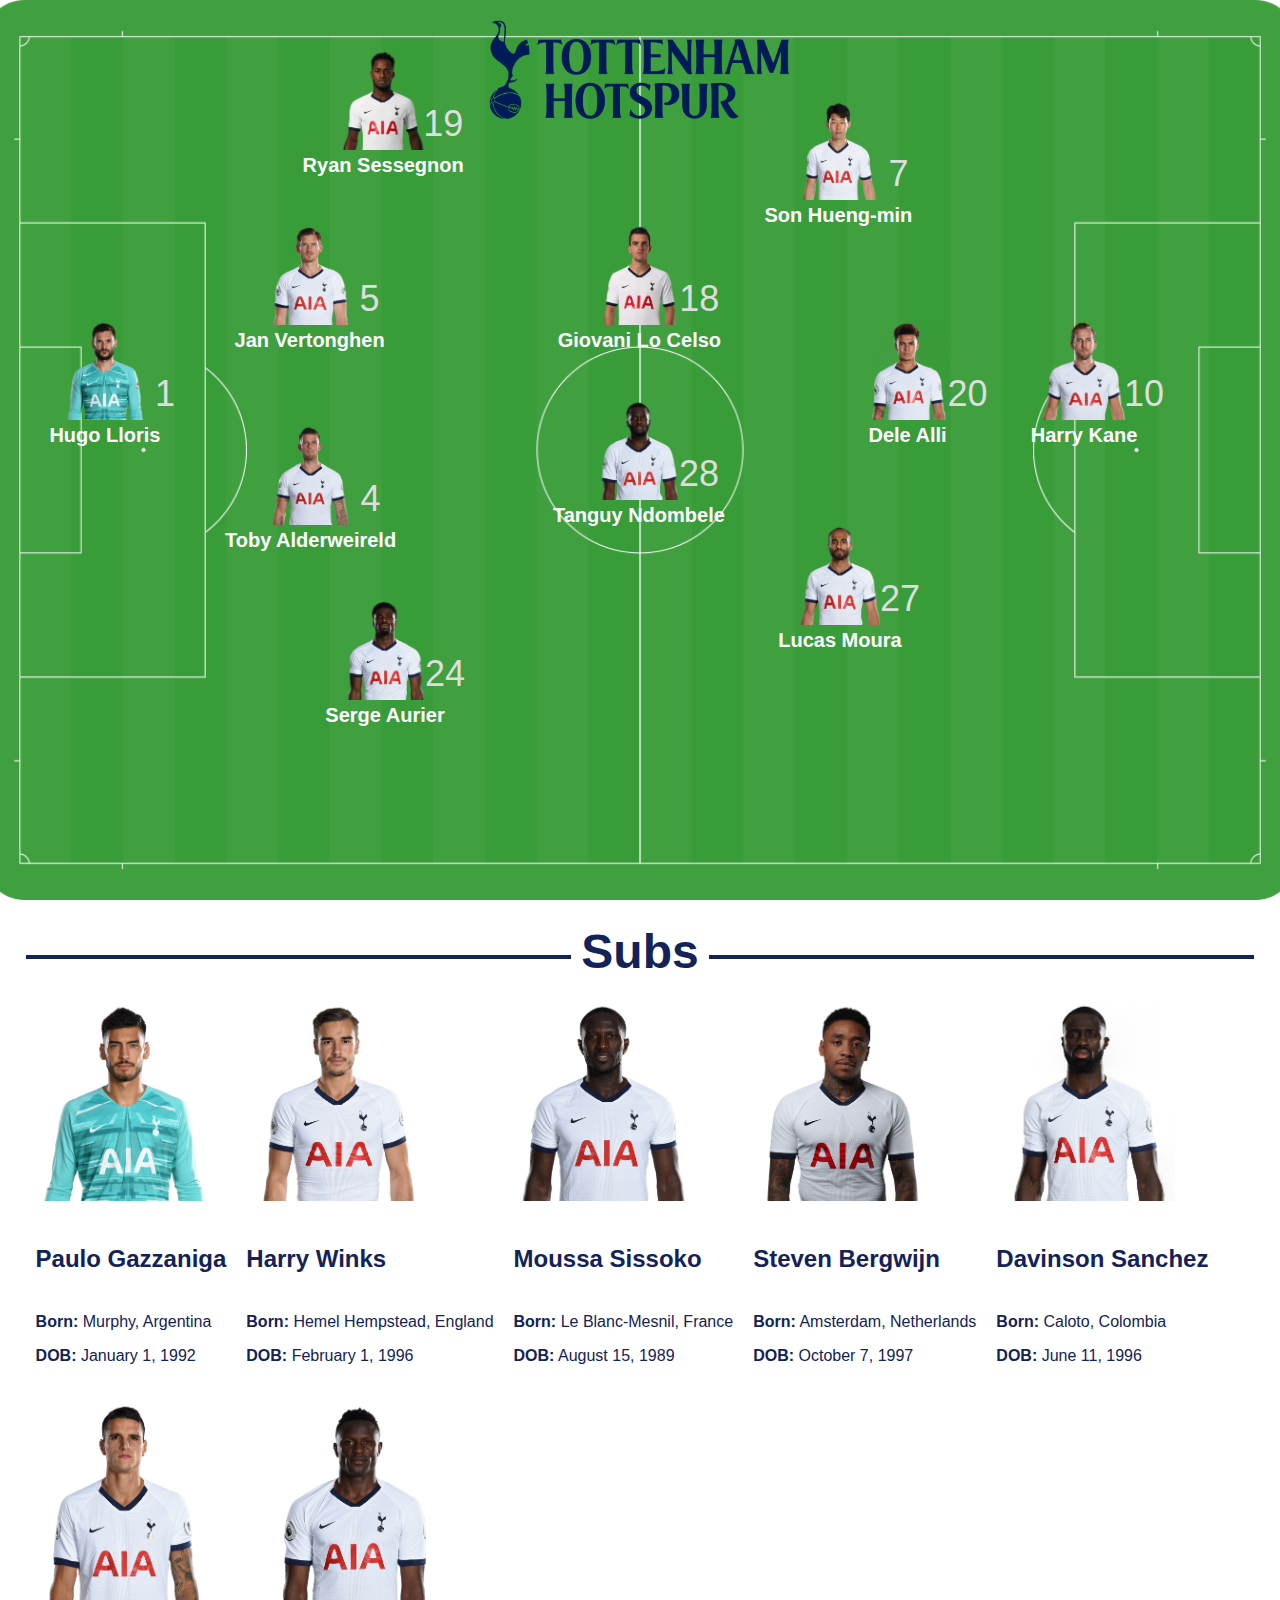
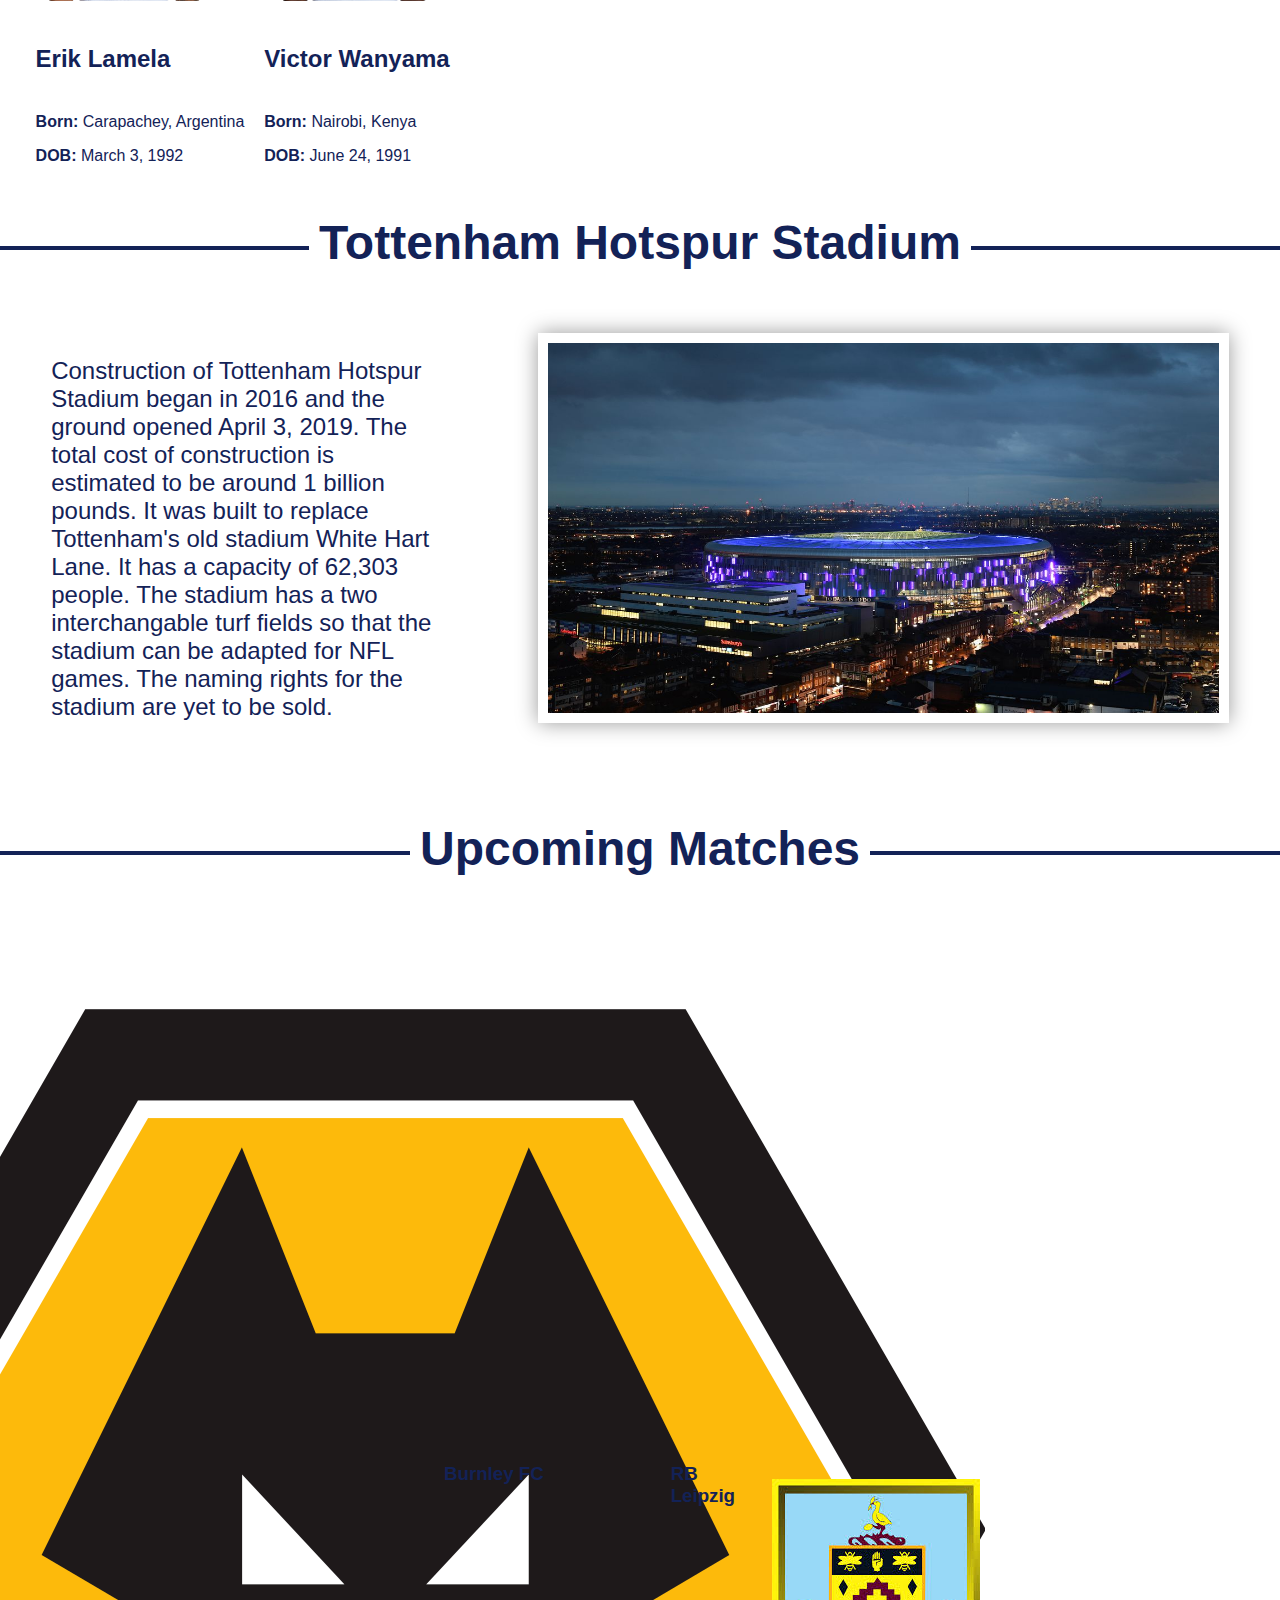
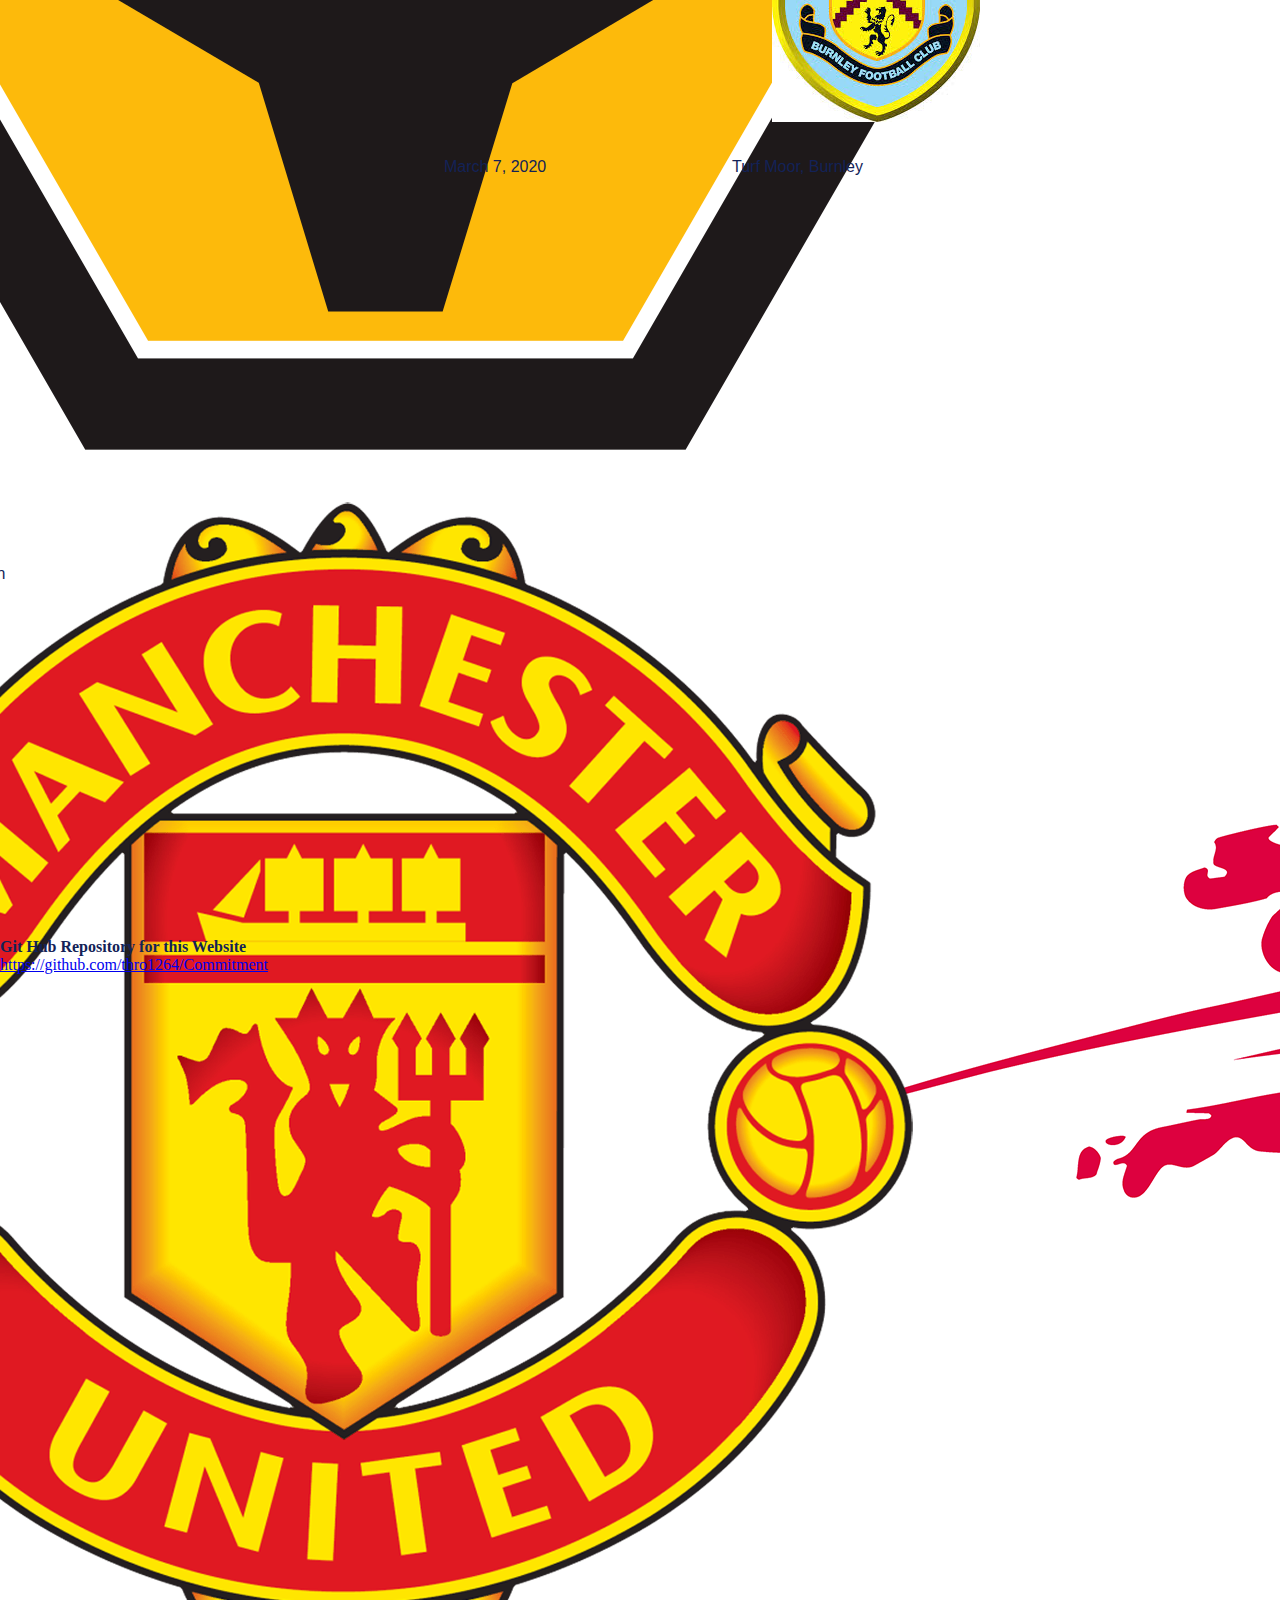
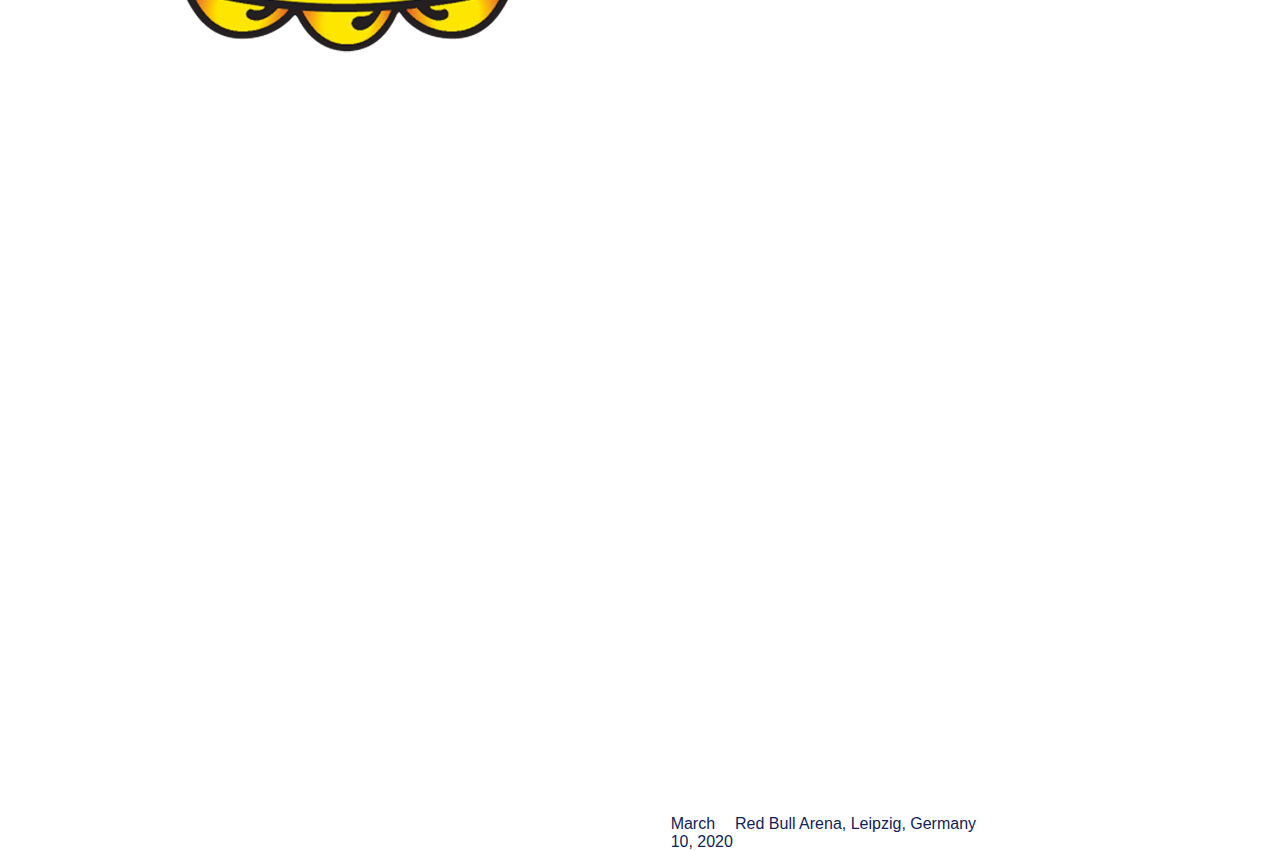
<file: index.html>
<!DOCTYPE html>
<html lang="en">
<head>
	<meta charset="UTF-8">
	<link href="commitment.css" rel="stylesheet">
	<script src="https://ajax.googleapis.com/ajax/libs/jquery/3.1.0/jquery.min.js"></script>
	<script src = "commitment.js"> </script>
	<title>Commitment</title>
</head>
<body>
	<section id = "pitch">
		<img id = "tottenham-header" src = "img/tottenham.png" alt = "Tottenham logo">
		<section class = "block" id = "lloris">
			<div class = "flip-card">
				<section class = "non-hover">
					<img class = "player" src = "img/lloris.png" alt = "Hugo Lloris">
					<h2>Hugo Lloris</h2>
					<p class = "number">1</p>
				</section>
				<div class = "hover-info">
					<header><h3>Hugo Lloris</h3><h4> - GK</h4></header>
					<p><span>Born:</span> Nice, France</p>
					<p><span>DOB:</span> December 25, 1986</p>

				</div>
			</div>
		</section>
		<section class = "block" id = "sessegnon">
			<div class = "flip-card">
				<div class = "non-hover">
					<img class = "player" src = "img/sessegnon.png" alt = "Ryan Sessegnon">
					<h2>Ryan Sessegnon</h2>
					<p class = "number">19</p>
				</div>
				<div class = "hover-info">
					<header><h3>Ryan Sessegnon</h3><h4> - LB</h4></header>
					<p><span>Born:</span> Roehampton, England</p>
					<p><span>DOB:</span> May 17, 2000</p>
				</div>
			</div>
		</section>
		<section class = "block" id = "vertonghen">
			<div class = "flip-card">
				<div class = "non-hover">
					<img class = "player" src = "img/vertonghen.png" alt = "Jan Vertonghen">
					<h2>Jan Vertonghen</h2>
					<p class = "number">5</p>
				</div>
				<div class = "hover-info">
					<header><h3>Jan Vertongen</h3><h4> - CB</h4></header>
					<p><span>Born:</span> Sint-Niklaas, Belgium</p>
					<p><span>DOB:</span> April 23, 1987</p>
				</div>
			</div>
		</section>
		<section class = "block" id = "alderweireld">
			<div class = "flip-card">
				<div class = "non-hover">
					<img class = "player" src = "img/alderweireld.png" alt = "Toby Alderweireld">
					<h2>Toby Alderweireld</h2>
					<p class = "number">4</p>
				</div>
				<div class = "hover-info">
					<header><h3>Toby Alderweireld</h3><h4> - CB</h4></header>
					<p><span>Born:</span> Wilrijk, Belgium</p>
					<p><span>DOB:</span> March 1, 1989</p>
				</div>
			</div>
		</section>
		<section class = "block" id = "aurier">
			<div class = "flip-card">
				<div class = "non-hover">
					<img class = "player" src = "img/aurier.png" alt = "Serge Aurier">
					<h2>Serge Aurier</h2>
					<p class = "number">24</p>
				</div>
				<div class = "hover-info">
					<header><h3>Serge Aurier</h3><h4> - RB</h4></header>
					<p><span>Born:</span> Ouragahio, Cote d'Ivoire</p>
					<p><span>DOB:</span> December 23, 1992</p>
				</div>
			</div>
		</section>
		<section class = "block" id = "locelso">
			<div class = "flip-card">
				<div class = "non-hover">
					<img class = "player" src = "img/locelso.png" alt = "Giovani Lo Celso">
					<h2>Giovani Lo Celso</h2>
					<p class = "number">18</p>
				</div>
				<div class = "hover-info">
					<header><h3>Giovani Lo Celso</h3><h4> - CM</h4></header>
					<p><span>Born:</span> Rosario, Argentina</p>
					<p><span>DOB:</span> April 8, 1996</p>
				</div>
			</div>
		</section>
		<section class = "block" id = "ndombele">
			<div class = "flip-card">
				<div class = "non-hover">
					<img class = "player" src = "img/ndombele.png" alt = "Tanguy Ndombele">
					<h2>Tanguy Ndombele</h2>
					<p class = "number">28</p>
				</div>
				<div class = "hover-info">
					<header><h3>Tanguy Ndombele</h3><h4> - CM</h4></header>
					<p><span>Born:</span> Longjumeau, France</p>
					<p><span>DOB:</span> December 27, 1996</p>
				</div>
			</div>
		</section>
		<section class = "block" id = "alli">
			<div class = "flip-card">
				<div class = "non-hover">
					<img class = "player" src = "img/alli.png" alt = "Dele Alli">
					<h2>Dele Alli</h2>
					<p class = "number">20</p>
				</div>
				<div class = "hover-info">
					<header><h3>Dele Alli</h3><h4> - CAM</h4></header>
					<p><span>Born:</span> Milton Keynes, England</p>
					<p><span>DOB:</span> April 10, 1996</p>
				</div>
			</div>
		</section>
		<section class = "block" id = "son">
			<div class = "flip-card">
				<div class = "non-hover">
					<img class = "player" src = "img/son.png" alt = "Son Hueng-min">
					<h2>Son Hueng-min</h2> 
					<p class = "number">7</p>
				</div>
				<div class = "hover-info">
					<header><h3>Son Hueng-min</h3><h4> - LW</h4></header>
					<p><span>Born:</span> Chuncheon, South Korea</p>
					<p><span>DOB:</span> July 7, 1992</p>
				</div>
			</div>
		</section>
		<section class = "block" id = "moura">
			<div class = "flip-card">
				<div class = "non-hover">
					<img class = "player" src = "img/moura.png" alt = "Lucas Moura">
					<h2>Lucas Moura</h2>
					<p class = "number">27</p>
				</div>
				<div class = "hover-info">
					<header><h3>Lucas Moura</h3><h4> - LW</h4></header>
					<p><span>Born:</span> Sao Paulo, Brazil</p>
					<p><span>DOB:</span> August 12, 1992</p>
				</div>
			</div>
		</section>
		<section class = "block" id = "kane">
			<div class = "flip-card">
				<div class = "non-hover">
					<img class = "player" src = "img/kane.png" alt = "Harry Kane">
					<h2>Harry Kane</h2>
					<p class = "number">10</p>
				</div>
				<div class = "hover-info">
					<header><h3>Harry Kane</h3><h4> - ST</h4></header>
					<p><span>Born:</span> London, England</p>
					<p><span>DOB:</span> July 27, 1993</p>
				</div>
			</div>
		</section>
	</section>
	<section id = "subs">
		<header><h1><span>Subs</span></h1></header>
		<section id = "sub-players">
			<div class = "substitute" id = "gazzaniga">
				<img src = "img/gazzaniga.png" alt = "Paulo Gazzaniga">
				<h5>Paulo Gazzaniga</h5>
				<p><span>Born:</span> Murphy, Argentina</p>
				<p><span>DOB:</span> January 1, 1992</p>
			</div>
			<div class = "substitute" id = "winks">
				<img src = "img/winks.png" alt = "Harry Winks">
				<h5>Harry Winks</h5>
				<p><span>Born:</span> Hemel Hempstead, England</p>
				<p><span>DOB:</span> February 1, 1996</p>
			</div>
			<div class = "substitute" id = "sissoko">
				<img src = "img/sissoko.png" alt = "Moussa Sissoko">
				<h5>Moussa Sissoko</h5>
				<p><span>Born:</span> Le Blanc-Mesnil, France</p>
				<p><span>DOB:</span> August 15, 1989</p>
			</div>
			<div class = "substitute" id = "bergwijn">
				<img src = "img/bergwijn.png" alt = "Steven Bergwijn">
				<h5>Steven Bergwijn</h5>
				<p><span>Born:</span> Amsterdam, Netherlands</p>
				<p><span>DOB:</span> October 7, 1997</p>
			</div>
			<div class = "substitute" id = "sanchez">
				<img src = "img/sanchez.png" alt = "Davinson Sanchez">
				<h5>Davinson Sanchez</h5>
				<p><span>Born:</span> Caloto, Colombia</p>
				<p><span>DOB:</span> June 11, 1996</p>
			</div>
			<div class = "substitute" id = "lamela">
				<img src = "img/lamela.png" alt = "Erik Lamela">
				<h5>Erik Lamela</h5>
				<p><span>Born:</span> Carapachey, Argentina</p>
				<p><span>DOB:</span> March 3, 1992</p>
			</div>
			<div class = "substitute" id = "wanyama">
				<img src = "img/wanyama.png" alt = "Victor Wanyama">
				<h5>Victor Wanyama</h5>
				<p><span>Born:</span> Nairobi, Kenya</p>
				<p><span>DOB:</span> June 24, 1991</p>
			</div>
		</section>	
	</section>
	<section id = "stadium">
		<header>
			<h1><span>Tottenham Hotspur Stadium</span></h1>
		</header>
		<div id = "flex-area">
			<div id = "stadium-info">
				<p>Construction of Tottenham Hotspur Stadium began in 2016 and the ground opened April 3, 2019. The total cost of construction is estimated to be around 1 billion pounds. It was built to replace Tottenham's old stadium White Hart Lane. It has a capacity of 62,303 people. The stadium has a two interchangable turf fields so that the stadium can be adapted for NFL games. The naming rights for the stadium are yet to be sold.</p>
			</div>
			<div id = "slideshow">
				<div>
					<img src = "img/spurs-stadium.jpg" alt = "Tottenham Hotspur Stadium">
				</div>
				<div>
					<img src = "img/spurs-tifo.jpg" alt = "Tottenham Hotspur Stadium">
				</div>
				<div>
					<img id = "outside" src = "img/stadium-outside.jpg" alt = "Tottenham Hotspur Stadium">
				</div>
			</div>
		</div>
	</section>
	<header>
		<h1><span>Upcoming Matches</span></h1>
	</header>
	<section id = "schedule">
		<div class = "match" id = "wolves">
			<header class = "opponent">
				<h3>Wolverhampton Wanderers</h3>
			</header>
			<figure class = "logo">
				<img src = "img/wolverhampton.png" alt = "Wolves logo">
			</figure>
			<p class = "date">March 1, 2020</p>
			<p class = "location">Tottenham Hotspur Stadium, London</p>
		</div>
		<div class = "match" id = "norwich">
			<header class = "opponent">
				<h3>Norwich City</h3>
			</header>
			<figure class = "logo">
				<img src = "img/norwich.png" alt = "Norwich Logo">
			</figure>
			<p class = "date">March 4, 2020</p>
			<p class = "location">Tottenham Hotspur Stadium, London</p>
		</div>
		<div class = "match" id = "burnley">
			<header class = "opponent">
				<h3>Burnley FC</h3>
			</header>
			<figure class = "logo">
				<img src = "img/burnley.jpg" alt = "Burnley Logo">
			</figure>
			<p class = "date">March 7, 2020</p>
			<p class = "location">Turf Moor, Burnley</p>
		</div>
		<div class = "match" id = "leipzig">
			<header class = "opponent">
				<h3>RB Leipzig</h3>
			</header>
			<figure class = "logo">
				<img src = "img/leipzig.png" alt = "Leipzig Logo">
			</figure>
			<p class = "date">March 10, 2020</p>
			<p class = "location">Red Bull Arena, Leipzig, Germany</p>
		</div>
		<div class = "match" id = "manchester">
			<header class = "opponent">
				<h3>Manchester United</h3>
			</header>
			<figure class = "logo">
				<img src = "img/united.png" alt = "Manchester United Logo">
			</figure>
			<p class = "date">March 15, 2020</p>
			<p class = "location">Tottenham Hotspur Stadium, London</p>
		</div>
		<div class = "match" id = "west-ham">
			<header class = "opponent">
				<h3>West Ham</h3>
			</header>
			<figure class = "logo">
				<img src = "img/west-ham.png" alt = "West Ham Logo">
			</figure>
			<p class = "date">March 20, 2020</p>
			<p class = "location">Tottenham Hotspur Stadium, London</p>
		</div>
	</section>
	<section id = "git">
		<h4>Git Hub Repository for this Website</h4>
		<a href = "https://github.com/thro1264/Commitment" target = "_blank">https://github.com/thro1264/Commitment</a>
	</section>
</body>
</html>
</file>
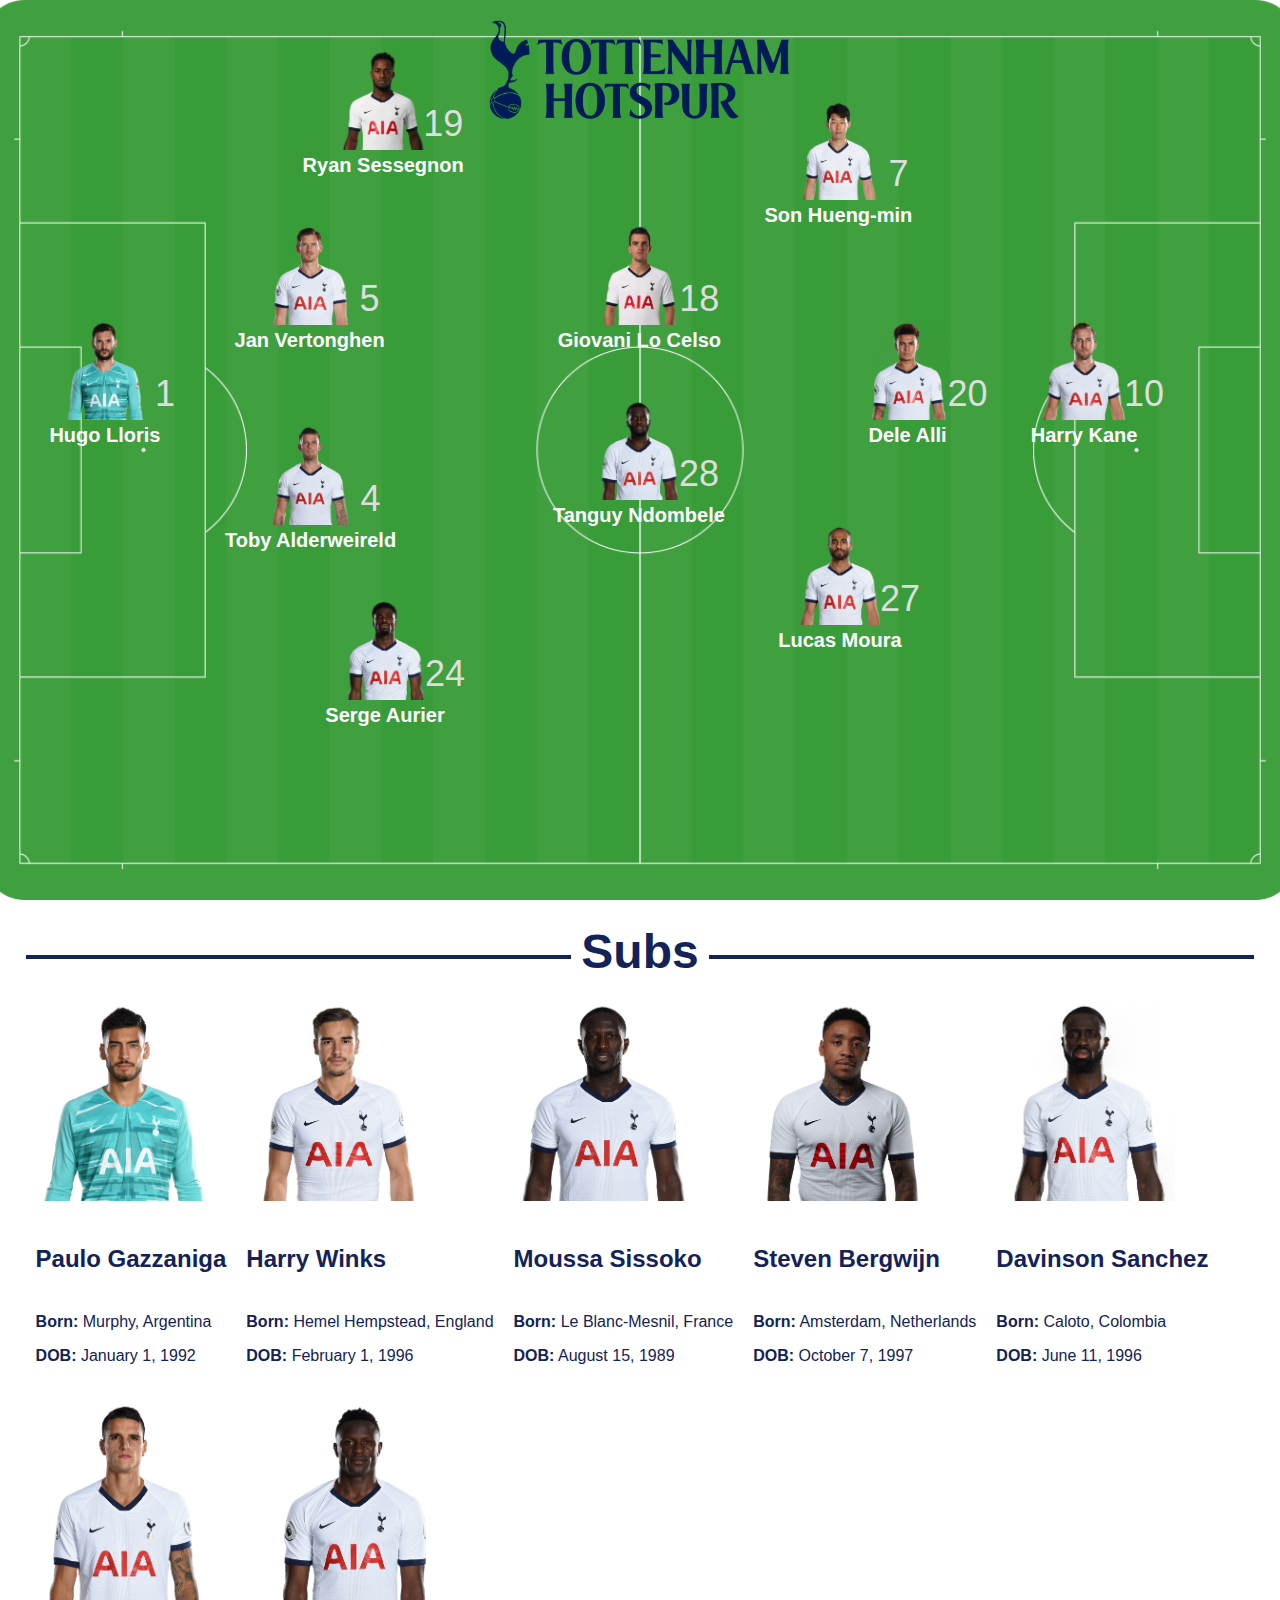
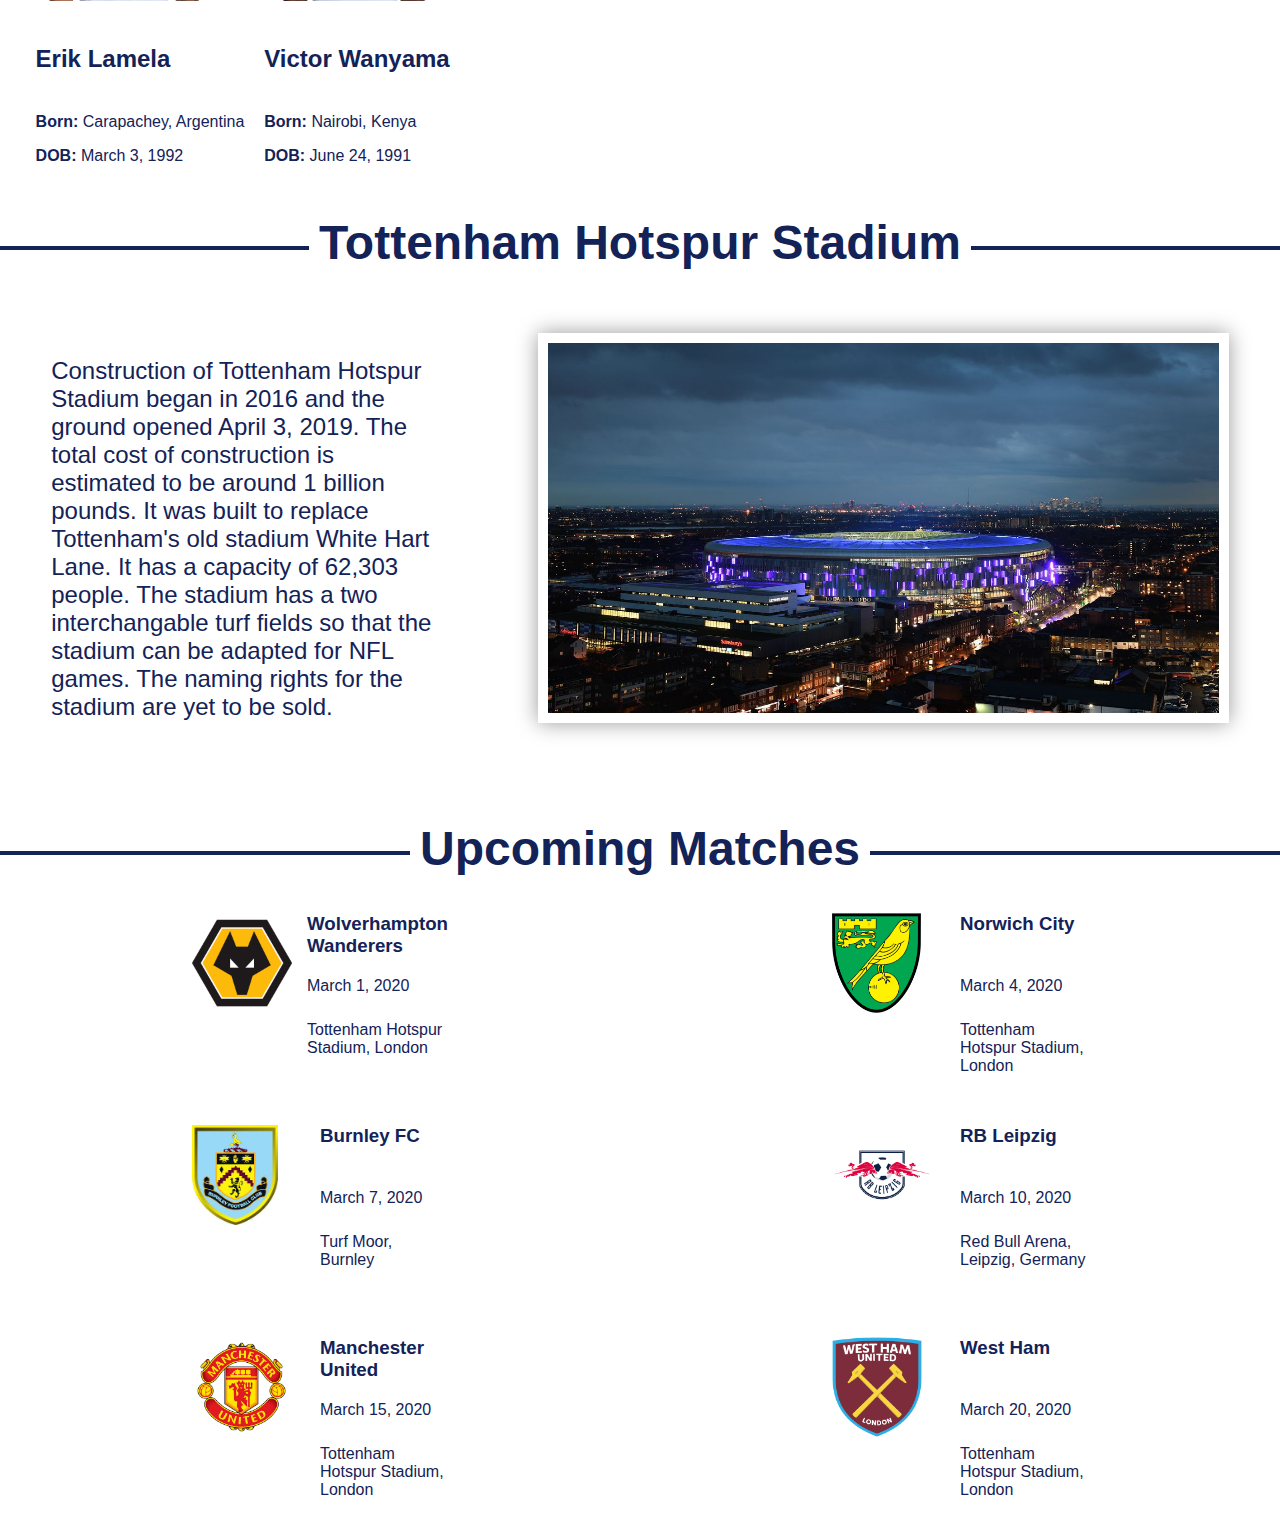
<file: commitment.html>
<!DOCTYPE html>
<html lang="en">
<head>
	<meta charset="UTF-8">
	<link href="commitment.css" rel="stylesheet">
	<script src="https://ajax.googleapis.com/ajax/libs/jquery/3.1.0/jquery.min.js"></script>
	<script src = "commitment.js"> </script>
	<title>Commitment</title>
</head>
<body>
	<section id = "pitch">
		<img id = "tottenham-header" src = "img/tottenham.png" alt = "Tottenham logo">
		<section class = "block" id = "lloris">
			<div class = "flip-card">
				<section class = "non-hover">
					<img class = "player" src = "img/lloris.png" alt = "Hugo Lloris">
					<h2>Hugo Lloris</h2>
					<p class = "number">1</p>
				</section>
				<div class = "hover-info">
					<header><h3>Hugo Lloris</h3><h4> - GK</h4></header>
					<p><span>Born:</span> Nice, France</p>
					<p><span>DOB:</span> December 25, 1986</p>

				</div>
			</div>
		</section>
		<section class = "block" id = "sessegnon">
			<div class = "flip-card">
				<div class = "non-hover">
					<img class = "player" src = "img/sessegnon.png" alt = "Ryan Sessegnon">
					<h2>Ryan Sessegnon</h2>
					<p class = "number">19</p>
				</div>
				<div class = "hover-info">
					<header><h3>Ryan Sessegnon</h3><h4> - LB</h4></header>
					<p><span>Born:</span> Roehampton, England</p>
					<p><span>DOB:</span> May 17, 2000</p>
				</div>
			</div>
		</section>
		<section class = "block" id = "vertonghen">
			<div class = "flip-card">
				<div class = "non-hover">
					<img class = "player" src = "img/vertonghen.png" alt = "Jan Vertonghen">
					<h2>Jan Vertonghen</h2>
					<p class = "number">5</p>
				</div>
				<div class = "hover-info">
					<header><h3>Jan Vertongen</h3><h4> - CB</h4></header>
					<p><span>Born:</span> Sint-Niklaas, Belgium</p>
					<p><span>DOB:</span> April 23, 1987</p>
				</div>
			</div>
		</section>
		<section class = "block" id = "alderweireld">
			<div class = "flip-card">
				<div class = "non-hover">
					<img class = "player" src = "img/alderweireld.png" alt = "Toby Alderweireld">
					<h2>Toby Alderweireld</h2>
					<p class = "number">4</p>
				</div>
				<div class = "hover-info">
					<header><h3>Toby Alderweireld</h3><h4> - CB</h4></header>
					<p><span>Born:</span> Wilrijk, Belgium</p>
					<p><span>DOB:</span> March 1, 1989</p>
				</div>
			</div>
		</section>
		<section class = "block" id = "aurier">
			<div class = "flip-card">
				<div class = "non-hover">
					<img class = "player" src = "img/aurier.png" alt = "Serge Aurier">
					<h2>Serge Aurier</h2>
					<p class = "number">24</p>
				</div>
				<div class = "hover-info">
					<header><h3>Serge Aurier</h3><h4> - RB</h4></header>
					<p><span>Born:</span> Ouragahio, Cote d'Ivoire</p>
					<p><span>DOB:</span> December 23, 1992</p>
				</div>
			</div>
		</section>
		<section class = "block" id = "locelso">
			<div class = "flip-card">
				<div class = "non-hover">
					<img class = "player" src = "img/locelso.png" alt = "Giovani Lo Celso">
					<h2>Giovani Lo Celso</h2>
					<p class = "number">18</p>
				</div>
				<div class = "hover-info">
					<header><h3>Giovani Lo Celso</h3><h4> - CM</h4></header>
					<p><span>Born:</span> Rosario, Argentina</p>
					<p><span>DOB:</span> April 8, 1996</p>
				</div>
			</div>
		</section>
		<section class = "block" id = "ndombele">
			<div class = "flip-card">
				<div class = "non-hover">
					<img class = "player" src = "img/ndombele.png" alt = "Tanguy Ndombele">
					<h2>Tanguy Ndombele</h2>
					<p class = "number">28</p>
				</div>
				<div class = "hover-info">
					<header><h3>Tanguy Ndombele</h3><h4> - CM</h4></header>
					<p><span>Born:</span> Longjumeau, France</p>
					<p><span>DOB:</span> December 27, 1996</p>
				</div>
			</div>
		</section>
		<section class = "block" id = "alli">
			<div class = "flip-card">
				<div class = "non-hover">
					<img class = "player" src = "img/alli.png" alt = "Dele Alli">
					<h2>Dele Alli</h2>
					<p class = "number">20</p>
				</div>
				<div class = "hover-info">
					<header><h3>Dele Alli</h3><h4> - CAM</h4></header>
					<p><span>Born:</span> Milton Keynes, England</p>
					<p><span>DOB:</span> April 10, 1996</p>
				</div>
			</div>
		</section>
		<section class = "block" id = "son">
			<div class = "flip-card">
				<div class = "non-hover">
					<img class = "player" src = "img/son.png" alt = "Son Hueng-min">
					<h2>Son Hueng-min</h2> 
					<p class = "number">7</p>
				</div>
				<div class = "hover-info">
					<header><h3>Son Hueng-min</h3><h4> - LW</h4></header>
					<p><span>Born:</span> Chuncheon, South Korea</p>
					<p><span>DOB:</span> July 7, 1992</p>
				</div>
			</div>
		</section>
		<section class = "block" id = "moura">
			<div class = "flip-card">
				<div class = "non-hover">
					<img class = "player" src = "img/moura.png" alt = "Lucas Moura">
					<h2>Lucas Moura</h2>
					<p class = "number">27</p>
				</div>
				<div class = "hover-info">
					<header><h3>Lucas Moura</h3><h4> - LW</h4></header>
					<p><span>Born:</span> Sao Paulo, Brazil</p>
					<p><span>DOB:</span> August 12, 1992</p>
				</div>
			</div>
		</section>
		<section class = "block" id = "kane">
			<div class = "flip-card">
				<div class = "non-hover">
					<img class = "player" src = "img/kane.png" alt = "Harry Kane">
					<h2>Harry Kane</h2>
					<p class = "number">10</p>
				</div>
				<div class = "hover-info">
					<header><h3>Harry Kane</h3><h4> - ST</h4></header>
					<p><span>Born:</span> London, England</p>
					<p><span>DOB:</span> July 27, 1993</p>
				</div>
			</div>
		</section>
	</section>
	<section id = "subs">
		<header><h1><span>Subs</span></h1></header>
		<section id = "sub-players">
			<div class = "substitute" id = "gazzaniga">
				<img src = "img/gazzaniga.png" alt = "Paulo Gazzaniga">
				<h5>Paulo Gazzaniga</h5>
				<p><span>Born:</span> Murphy, Argentina</p>
				<p><span>DOB:</span> January 1, 1992</p>
			</div>
			<div class = "substitute" id = "winks">
				<img src = "img/winks.png" alt = "Harry Winks">
				<h5>Harry Winks</h5>
				<p><span>Born:</span> Hemel Hempstead, England</p>
				<p><span>DOB:</span> February 1, 1996</p>
			</div>
			<div class = "substitute" id = "sissoko">
				<img src = "img/sissoko.png" alt = "Moussa Sissoko">
				<h5>Moussa Sissoko</h5>
				<p><span>Born:</span> Le Blanc-Mesnil, France</p>
				<p><span>DOB:</span> August 15, 1989</p>
			</div>
			<div class = "substitute" id = "bergwijn">
				<img src = "img/bergwijn.png" alt = "Steven Bergwijn">
				<h5>Steven Bergwijn</h5>
				<p><span>Born:</span> Amsterdam, Netherlands</p>
				<p><span>DOB:</span> October 7, 1997</p>
			</div>
			<div class = "substitute" id = "sanchez">
				<img src = "img/sanchez.png" alt = "Davinson Sanchez">
				<h5>Davinson Sanchez</h5>
				<p><span>Born:</span> Caloto, Colombia</p>
				<p><span>DOB:</span> June 11, 1996</p>
			</div>
			<div class = "substitute" id = "lamela">
				<img src = "img/lamela.png" alt = "Erik Lamela">
				<h5>Erik Lamela</h5>
				<p><span>Born:</span> Carapachey, Argentina</p>
				<p><span>DOB:</span> March 3, 1992</p>
			</div>
			<div class = "substitute" id = "wanyama">
				<img src = "img/wanyama.png" alt = "Victor Wanyama">
				<h5>Victor Wanyama</h5>
				<p><span>Born:</span> Nairobi, Kenya</p>
				<p><span>DOB:</span> June 24, 1991</p>
			</div>
		</section>	
	</section>
	<section id = "stadium">
		<header>
			<h1><span>Tottenham Hotspur Stadium</span></h1>
		</header>
		<div id = "flex-area">
			<div id = "stadium-info">
				<p>Construction of Tottenham Hotspur Stadium began in 2016 and the ground opened April 3, 2019. The total cost of construction is estimated to be around 1 billion pounds. It was built to replace Tottenham's old stadium White Hart Lane. It has a capacity of 62,303 people. The stadium has a two interchangable turf fields so that the stadium can be adapted for NFL games. The naming rights for the stadium are yet to be sold.</p>
			</div>
			<div id = "slideshow">
				<div>
					<img src = "img/spurs-stadium.jpg">
				</div>
				<div>
					<img src = "img/spurs-tifo.jpg">
				</div>
				<div>
					<img id = "outside" src = "img/stadium-outside.jpg">
				</div>
			</div>
		</div>
	</section>
	<header>
		<h1><span>Upcoming Matches</span></h1>
	</header>
	<section id = "schedule">
		<div class = "match" id = "wolves">
			<header id = "opponent">
				<h3>Wolverhampton Wanderers</h3>
			</header>
			<figure id = "logo">
				<img src = "img/wolverhampton.png">
			</figure>
			<p id = "date">March 1, 2020</p>
			<p id = "location">Tottenham Hotspur Stadium, London</p>
		</div>
		<div class = "match" id = "norwich">
			<header id = "opponent">
				<h3>Norwich City</h3>
			</header>
			<figure id = "logo">
				<img src = "img/norwich.png">
			</figure>
			<p id = "date">March 4, 2020</p>
			<p id = "location">Tottenham Hotspur Stadium, London</p>
		</div>
		<div class = "match" id = "burnley">
			<header id = "opponent">
				<h3>Burnley FC</h3>
			</header>
			<figure id = "logo">
				<img src = "img/burnley.jpg">
			</figure>
			<p id = "date">March 7, 2020</p>
			<p id = "location">Turf Moor, Burnley</p>
		</div>
		<div class = "match" id = "leipzig">
			<header id = "opponent">
				<h3>RB Leipzig</h3>
			</header>
			<figure id = "logo">
				<img src = "img/leipzig.png">
			</figure>
			<p id = "date">March 10, 2020</p>
			<p id = "location">Red Bull Arena, Leipzig, Germany</p>
		</div>
		<div class = "match" id = "manchester">
			<header id = "opponent">
				<h3>Manchester United</h3>
			</header>
			<figure id = "logo">
				<img src = "img/united.png">
			</figure>
			<p id = "date">March 15, 2020</p>
			<p id = "location">Tottenham Hotspur Stadium, London</p>
		</div>
		<div class = "match" id = "west-ham">
			<header id = "opponent">
				<h3>West Ham</h3>
			</header>
			<figure id = "logo">
				<img src = "img/west-ham.png">
			</figure>
			<p id = "date">March 20, 2020</p>
			<p id = "location">Tottenham Hotspur Stadium, London</p>
		</div>

	</section>
</body>
</html>
</file>
<file: commitment.css>
body, html{
	height: 100%;
	padding: 0;
	margin: 0;
}
#pitch{
	height: 100%;
	padding: 0;
	margin: 0;
	background-image: url("img/pitch.png");
	background-size: cover;
	background-repeat: no-repeat;
	background-attachment: fixed;
	background-position: center;
}
h1{
	text-align: center;
	font-family: helvetica, san-serif;
	font-size: 48px;
	color: #132257;
	border-bottom: 4px solid #132257;
	line-height: 0.1em;
	margin-top: 10px;
	padding-top: 40px;
}
h1 span { 
    background: #fff; 
    padding:0 10px; 
}
#tottenham-header{
	display: block;
	height: 100px;
	width: auto;
	margin-top: 0;
	margin-left: auto;
	margin-right: auto;
	padding-top: 20px;
}
h2{
	font-family: helvetica, sans-serif;
	color: white;
	font-size: 20px;
	padding-top: 0px;
	margin-top: 0px;
}
.block{
	text-align: center;
	position: absolute;
/*	width: 100px;
	height: 100px;*/
	background-color: transparent;
/*	border: 1px solid #f1f1f1;*/
}
.block:hover .non-hover{
	visibility: hidden;
}
/*.non-hover .hover-info{
	position: absolute;
	width: 100px;
	height: 100px;
	-webkit-backface-visibility: hidden;
	backface-visibility: hidden;
}*/

.non-hover{
/*	border: 1px solid white;
	perspective: 1000px;
	background-color: white;
	border-radius: 10px;*/
/*	width: 100px;
	height: 100px;*/
}
.hover-info{
	visibility: hidden;
	/*transform: rotateY(180deg);*/
/*	width: 100px;
	height: 100px;*/
/*	position: relative;
	top: -100px;*/	
}
.flip-card{
	position: relative;
	width: 100%;
	height: 100%;
	text-align: center;
	/*transition: transform 0.8s;
	transform-style: preserve-3d;*/
}
.block:hover .flip-card{
	/*transform: rotateY(180deg);*/
}
.player{
	max-height: 100px;
	max-width: auto;
}
#lloris{
	top: 320px;
	left: 12px;
}
.non-hover p{
	color: #dddddd;
	font-family: 'helvetica', sans-serif;
	font-size: 36px;
	position: relative;
	top: -110px;
	left: 60px;

}
#sessegnon{
	top: 50px;
	left: 280px;
}
#vertonghen{
	top: 225px;
	left: 210px;
}
#alderweireld{
	top: 425px;
	left: 225px;
}
#aurier{
	top: 600px;
	left: 275px;
}
#locelso{
	top: 225px;
	left: 550px;
}
#ndombele{
	top: 400px;
	left: 542px;
}
#moura{
	top: 525px;
	left: 755px;
}
#son{
	top: 100px;
	left: 725px;
}
#alli{
	top: 320px;
	left: 800px;
}
#kane{
	top: 320px;
	left: 1000px;
}
.block:hover{
	height: 150px;
	width: 150px;
	background-color: white;
	border-radius: 10px;
}
.block:hover .player {
	visibility: hidden;
}
.block:hover .hover-info{
	visibility: visible;
}
.hover-info{
	position: relative;
	top: -230px;
	color: #132257;
	font-family: helvetica, sans-serif;
	visibility: hidden;
}
.hover-info header{
	display: inline;
	text-align: center;
}
h3, h4{
	color: #132257;
	margin: 0;
	padding: 0;
	
}
span{
	font-weight: bold;
}
#sessegnon .hover-info{
	top: -262px;
}
#vertonghen .hover-info{
	top: -250px;
}
#alderweireld .hover-info{
	top: -262px;
}
#aurier .hover-info{
	top: -235px;
}
#locelso .hover-info{
	top: -263px;
}
#ndombele .hover-info{
	top: -260px;
}
#moura .hover-info{
	top: -235px;
}
#ndombele:hover{
	height: 170px;
}
#sub-players{
	display: flex;
	flex-direction: row;
	flex-wrap: wrap;
	justify-content: flex-start;
}
h5{
	color: #132257;
	font-size: 24px;
	font-family: helvetica, sans-serif;
}
#subs{
	margin-left: 2%;
	margin-right: 2%;
}
.substitute{
	padding: 10px;
}
.substitute img{
	max-height: 200px;
}
p, span{
	color: #132257;
}

#flex-area{
	display: flex;
	flex-direction: row;
	flex-wrap: nowrap;
}

#stadium-info{
	max-width: 30%;
	margin: 4%;
	font-family: 'helvetica',sans-serif;
	font-size: 24px;
}

#slideshow {
/*  margin: 80px auto;*/
/*  margin-left: 10px;
  margin-right: 10px;*/
  margin: 4%;
  position: relative;
  width: 80%;
  height: 370px;
  padding: 10px;
  box-shadow: 0 0 20px rgba(0, 0, 0, 0.4);
}

#slideshow > div {
  position: absolute;
  top: 10px;
  left: 10px;
  right: 10px;
  bottom: 10px;
}
#slideshow > div > img{
	width: 100%;
	height: auto;
}

#outside{
	max-height: 370px;
}
#schedule{
	display: grid;
	grid-template-columns: 1fr 1fr;
	grid-template-rows: 1fr 1fr 1fr;
}
.match{
	display: grid;
	grid-template-columns: 1fr 1fr;
	grid-template-rows: 1fr 1fr 1fr;
	justify-content: end;
	margin-left: auto;
	margin-right: auto;
	margin-top: 25px;
	margin-bottom: 25px;
	max-width: 40%;
	max-height: 500px;
	margin-left: auto;
	margin-right: auto;
	font-family: 'helvetica';
}

#logo{
	grid-row-start: 1;
	grid-row-end: 4;
	grid-column-start: 1;
	grid-column-end: 2;
	margin: 0;
}
#logo img{
	max-height: 100px;
}
#opponent{
	grid-row-start: 1;
	grid-row-end: 2;
	grid-column-start: 2;
	grid-column-end: 3;
	margin: 0;
}
#date{
	padding-top: 10px;
	grid-row-start: 2;
	grid-row-end: 3;
	grid-column-start: 2;
	grid-column-end: 3;
	margin: 0;
}
#location{
	grid-row-start: 3;
	grid-row-end: 4;
	grid-column-start: 2;
	grid-column-end: 3;
	margin: 0;
}
.substitute p{
	font-family: 'hevletica', sans-serif;
}
</file>
